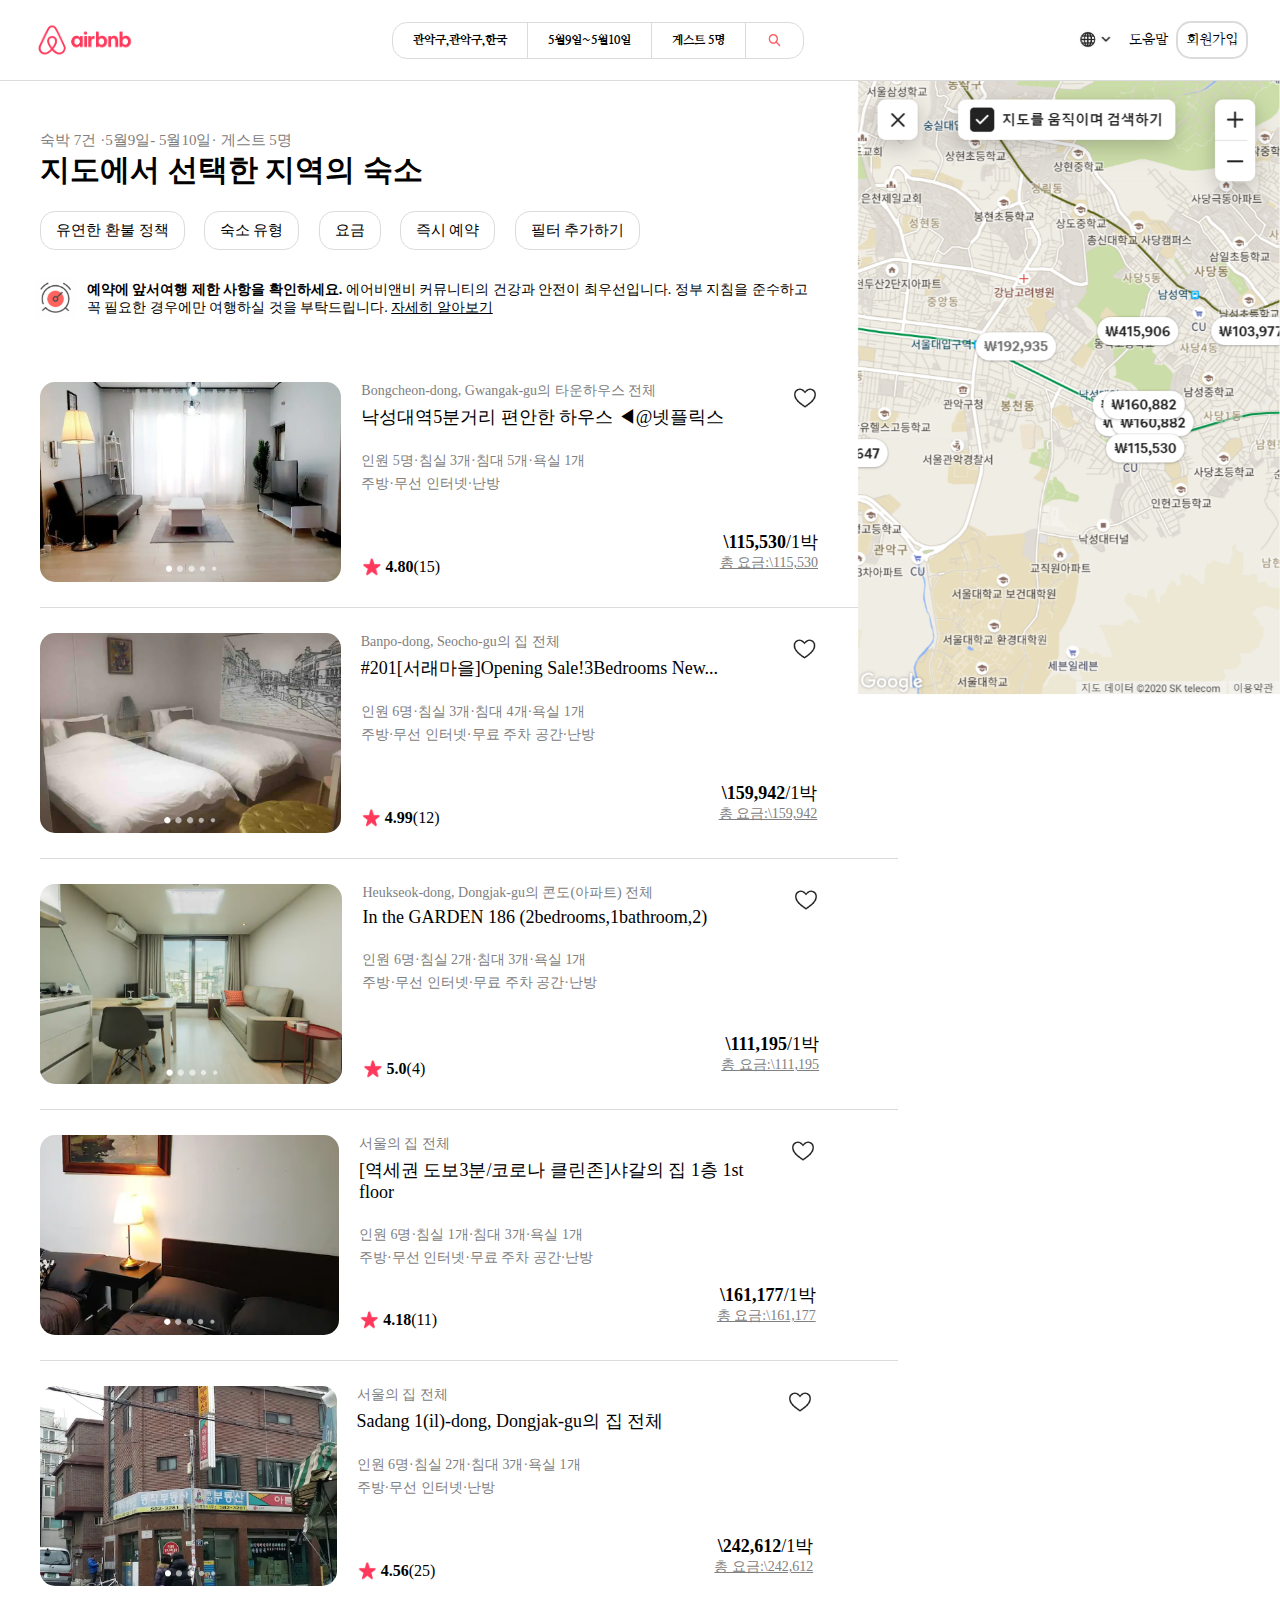
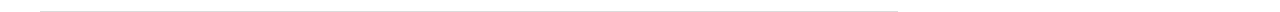
<file: dorm_1.html>
<!DOCTYPE html>
<html>
    <head>
        <meta charset="utf-8">
        <title>검색결과</title>
            <link rel="stylesheet" type="text/css" href="dorm_1.css"/>
            <link href="https://fonts.googleapis.com/css2?family=Nanum+Gothic+Coding:wght@700&family=Nanum+Myeongjo&display=swap" rel="stylesheet">
    </head>
    <body>
    <!--header area-->
    <header>
        <div class="head">
            <div class="header_inner">
                <img class="logo" src="./images/header/air_bnb_logo.png">
                <div class="search_box">
                    <div class ="box">
                        <span>관악구,관악구,한국</span>
                    </div>
                    <div class ="box">
                        <span>5월9일~5월10일</span>
                    </div>
                    <div class ="box">
                        <span>게스트 5명</span>
                    </div>
                    
                    <img class="search_image" src="./images/header/search_logo.png">
                    
                </div>
                <div class="more_information">
                    <img class="info_image" src="./images/header/language_logo.jpg">
                    <div class="info">
                        <span>도움말</span>
                    </div>
                    <div class="info make_account">
                        <span>회원가입</span>
                    </div>
                </div>
            </div>
        </div>
    </header>
    
    <section class="main">
        <div class="result">
            <div class="searcher_info">
                <span>숙박 7건</span>
                <span>·5월9일- 5월10일·</span>
                <span>게스트 5명</span>
            </div>
            <div class="result_header">
                <span>지도에서 선택한 지역의 숙소</span>
            </div>
            <div class="filter_list">
                <span class="filter">유연한 환불 정책</span>
                <span class="filter">숙소 유형</span>
                <span class="filter">요금</span>
                <span class="filter">즉시 예약</span>
                <span class="filter">필터 추가하기</span>
            </div>
            <div class="warning">
                <img class="warning_image" src="./images/body/warning.png">
                <span><strong>예약에 앞서여행 제한 사항을 확인하세요.</strong>
                에어비앤비 커뮤니티의 건강과 안전이 최우선입니다. 정부 지침을 준수하고
                꼭 필요한 경우에만 여행하실 것을 부탁드립니다. 
                <span class="underline">자세히 알아보기</span>
                </span>
            </div>
            <div class="search_list">
                <img class="search_image" src="images/body/search_result_1.png">
                <div class="search_info">
                    <div class="search_title">
                        <div class="title_inner">
                            <p class="location">
                                Bongcheon-dong, Gwangak-gu의 타운하우스 전체
                            </p>
                            <p class="house_name">
                                낙성대역5분거리 편안한 하우스 ◀@넷플릭스
                            </p>
                        </div>
                        <img class="heart" src="images/body/heart.png">
                        
                    </div>
                    <div class="house_info">
                        <p>
                            인원 5명·침실 3개·침대 5개·욕실 1개
                        <p>
                        <p>
                            주방·무선 인터넷·난방
                        </p>
                    </div>
                    <div class="grade">
                        <div class="score">
                            <img class="red_star" src="images/body/red_star.png">
                            <span><strong>4.80</strong>(15)</span>
                        </div>
                        <div class="price">
                            <p class="per_day">
                                <strong>\115,530</strong>/1박
                            </p>
                            <p class="underline">
                                총 요금:\115,530
                            </p>
                        </div>
                    </div>
                </div>            
            </div>
            <div class="search_list">
                <img class="search_image" src="images/body/search_result_2.png">
                <div class="search_info">
                    <div class="search_title">
                        <div class="title_inner">
                            <p class="location">
                                Banpo-dong, Seocho-gu의 집 전체
                            </p>
                            <p class="house_name">
                                #201[서래마을]Opening Sale!3Bedrooms New...
                            </p>
                        </div>
                        <img class="heart" src="images/body/heart.png">
                        
                    </div>
                    <div class="house_info">
                        <p>
                            인원 6명·침실 3개·침대 4개·욕실 1개
                        <p>
                        <p>
                            주방·무선 인터넷·무료 주차 공간·난방  
                        </p>
                    </div>
                    <div class="grade">
                        <div class="score">
                            <img class="red_star" src="images/body/red_star.png">
                            <span><strong>4.99</strong>(12)</span>
                        </div>
                        <div class="price">
                            <p class="per_day">
                                <strong>\159,942</strong>/1박
                            </p>
                            <p class="underline">
                                총 요금:\159,942
                            </p>
                        </div>
                    </div>
                </div>   
            </div>

            <div class="search_list">
                <img class="search_image" src="images/body/search_result_3.png">
                <div class="search_info">
                    <div class="search_title">
                        <div class="title_inner">
                            <p class="location">
                                Heukseok-dong, Dongjak-gu의 콘도(아파트) 전체
                            </p>
                            <p class="house_name">
                                In the GARDEN 186 (2bedrooms,1bathroom,2)
                            </p>
                        </div>
                        <img class="heart" src="images/body/heart.png">
                        
                    </div>
                    <div class="house_info">
                        <p>
                            인원 6명·침실 2개·침대 3개·욕실 1개
                        <p>
                        <p>
                            주방·무선 인터넷·무료 주차 공간·난방  
                        </p>
                    </div>
                    <div class="grade">
                        <div class="score">
                            <img class="red_star" src="images/body/red_star.png">
                            <span><strong>5.0</strong>(4)</span>
                        </div>
                        <div class="price">
                            <p class="per_day">
                                <strong>\111,195</strong>/1박
                            </p>
                            <p class="underline">
                                총 요금:\111,195
                            </p>
                        </div>
                    </div>
                </div>    
            </div>

            <div class="search_list">
                <img class="search_image" src="images/body/search_result_4.png">
                <div class="search_info">
                    <div class="search_title">
                        <div class="title_inner">
                            <p class="location">
                                서울의 집 전체
                            </p>
                            <p class="house_name">
                                [역세권 도보3분/코로나 클린존]샤갈의 집 1층 1st floor
                            </p>
                        </div>
                        <img class="heart" src="images/body/heart.png">
                        
                    </div>
                    <div class="house_info">
                        <p>
                            인원 6명·침실 1개·침대 3개·욕실 1개
                        <p>
                        <p>
                            주방·무선 인터넷·무료 주차 공간·난방  
                        </p>
                    </div>
                    <div class="grade">
                        <div class="score">
                            <img class="red_star" src="images/body/red_star.png">
                            <span><strong>4.18</strong>(11)</span>
                        </div>
                        <div class="price">
                            <p class="per_day">
                                <strong>\161,177</strong>/1박
                            </p>
                            <p class="underline">
                                총 요금:\161,177
                            </p>
                        </div>
                    </div>
                </div>    
            </div>

            <div class="search_list">
                <img class="search_image" src="images/body/search_result_5.png">
                <div class="search_info">
                    <div class="search_title">
                        <div class="title_inner">
                            <p class="location">
                                서울의 집 전체
                            </p>
                            <p class="house_name">
                                Sadang 1(il)-dong, Dongjak-gu의 집 전체
                            </p>
                        </div>
                        <img class="heart" src="images/body/heart.png">
                        
                    </div>
                    <div class="house_info">
                        <p>
                            인원 6명·침실 2개·침대 3개·욕실 1개
                        <p>
                        <p>
                            주방·무선 인터넷·난방  
                        </p>
                    </div>
                    <div class="grade">
                        <div class="score">
                            <img class="red_star" src="images/body/red_star.png">
                            <span><strong>4.56</strong>(25)</span>
                        </div>
                        <div class="price">
                            <p class="per_day">
                                <strong>\242,612</strong>/1박
                            </p>
                            <p class="underline">
                                총 요금:\242,612
                            </p>
                        </div>
                    </div>
                </div>    
            </div>




        </div>
        <div class="map">
            <img class="map_image" src="./images/body/body_large_map.png">
        </div>
    </section>


    </body>

</html>
</file>
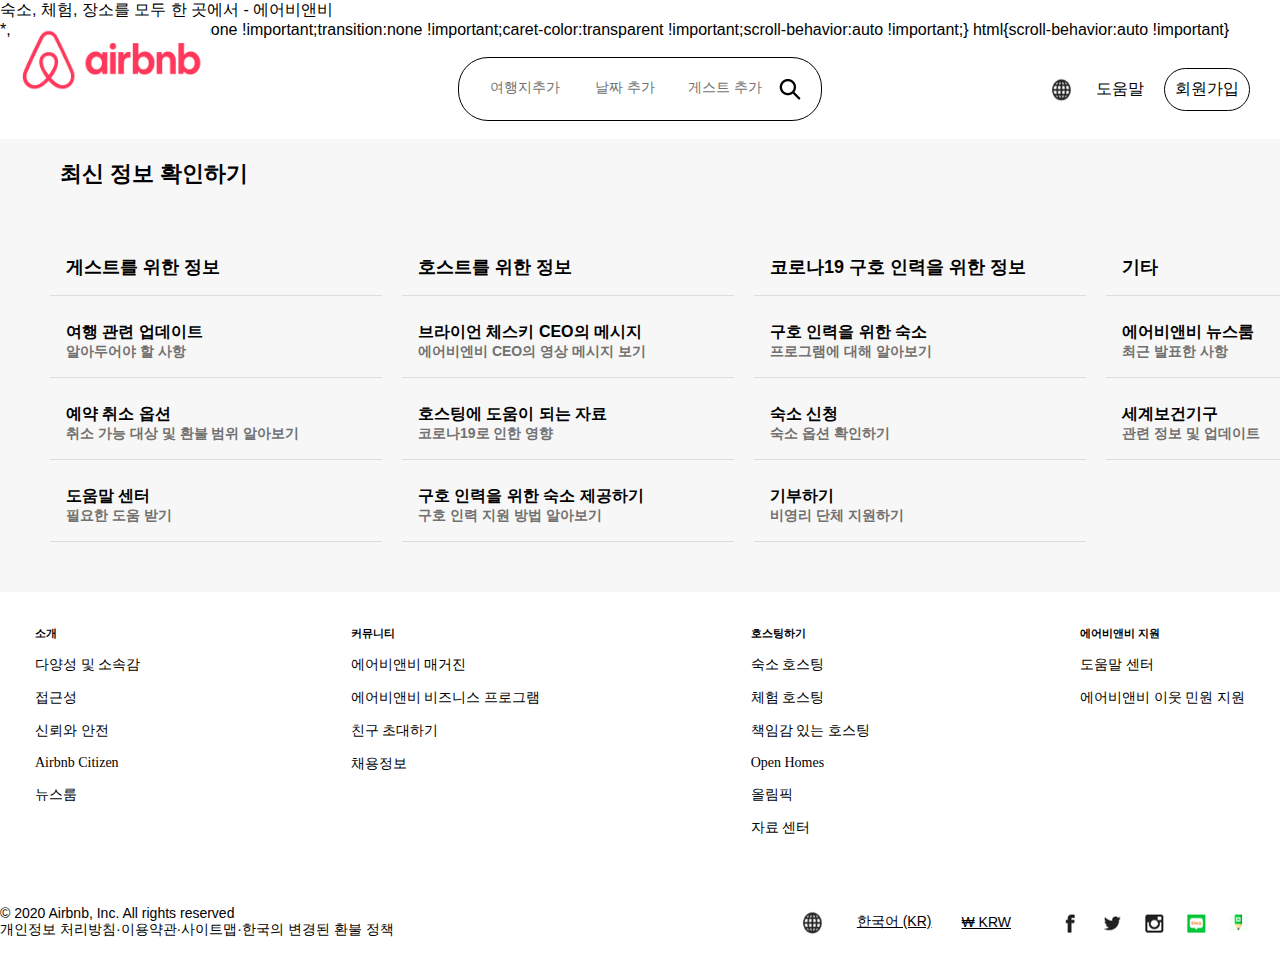
<file: main3.html>
<!DOCTYPE html>
<html>
  <head>
    <link rel="stylesheet" type="text/css" href="main3.css"/>
    <title> 숙소, 체험, 장소를 모두 한 곳에서 - 에어비앤비 </title>
  </head>

  <body>
    <div class = "header">
      <a href="https://www.airbnb.co.kr/">
        <img class="logo_img" src="images/airbnb.png"/>
      </a>
      <div class="search_box_container">
        <div class="search_box">여행지추가</div>
        <div class="search_box">날짜 추가</div>
        <div class="search_box">게스트 추가</div>
        <img class="search_img" src="images/search.png"/>
      </div>
      <div class="button_container">
        <div class="button">
          <img class="earth_img" src="images/earth.png"/>
        </div>
        <div class="button"> 도움말 </div>
        <div class="button">
          <div class="sign_up">회원가입</div>
        </div>
      </div>
    </div>

    <div class = "body0"> 
      <h1> 최신 정보 확인하기 </h1>
    </div>

    <div class = "body1">
      <div class = "info">
        <div class = "info_box">
          <h2> 게스트를 위한 정보 </h2>
        </div>
        <div class = "info_box">
          <h3> 여행 관련 업데이트 </h3>
          <h4> 알아두어야 할 사항 </h4>
        </div>
        <div class = "info_box">
          <h3> 예약 취소 옵션 </h3>
          <h4> 취소 가능 대상 및 환불 범위 알아보기 </h4>
        </div>
        <div class = "info_box">
          <h3> 도움말 센터 </h3>
          <h4> 필요한 도움 받기 </h4>
        </div>
      </div>
      <div class = "info">
        <div class = "info_box">
          <h2> 호스트를 위한 정보 </h2>
        </div>
        <div class = "info_box">
          <h3> 브라이언 체스키 CEO의 메시지 </h3>
          <h4> 에어비엔비 CEO의 영상 메시지 보기 </h4>
        </div>
        <div class = "info_box">
          <h3> 호스팅에 도움이 되는 자료 </h3>
          <h4> 코로나19로 인한 영향 </h4>
        </div>
        <div class = "info_box">
          <h3> 구호 인력을 위한 숙소 제공하기 </h3>
          <h4> 구호 인력 지원 방법 알아보기 </h4>
        </div>  
      </div>
      <div class = "info">
        <div class = "info_box">
          <h2> 코로나19 구호 인력을 위한 정보 </h2>
        </div>
        <div class = "info_box">
          <h3> 구호 인력을 위한 숙소 </h3>
          <h4> 프로그램에 대해 알아보기 </h4>
        </div>
        <div class = "info_box">
          <h3> 숙소 신청 </h3>
          <h4> 숙소 옵션 확인하기 </h4>
        </div>
        <div class = "info_box">
          <h3> 기부하기 </h3>
          <h4> 비영리 단체 지원하기 </h4>
        </div>
      </div>
      <div class = "info">
        <div class = "info_box">
          <h2> 기타 </h2>
        </div>
        <div class = "info_box">
          <h3> 에어비앤비 뉴스룸 </h3>
          <h4> 최근 발표한 사항 </h4>
        </div>
        <div class = "info_box">
          <h3> 세계보건기구 </h3>
          <h4> 관련 정보 및 업데이트 </h4>
        </div>
      </div>
    </div>

    <div class = "body2">
      <div class = "link">
        <h6> 소개 </h6>
        <h5> 다양성 및 소속감 </h5>
        <h5> 접근성 </h5>
        <h5> 신뢰와 안전 </h5>
        <h5> Airbnb Citizen </h5>
        <h5> 뉴스룸 </h5>
      </div>
      <div class = "link">
        <h6> 커뮤니티 </h6>
        <h5> 에어비앤비 매거진 </h5>
        <h5> 에어비앤비 비즈니스 프로그램 </h5>
        <h5> 친구 초대하기 </h5>
        <h5> 채용정보 </h5>
      </div>
      <div class = "link">
        <h6> 호스팅하기 </h6>
        <h5> 숙소 호스팅 </h5>
        <h5> 체험 호스팅 </h5>
        <h5> 책임감 있는 호스팅 </h5>
        <h5> Open Homes </h5>
        <h5> 올림픽 </h5>
        <h5> 자료 센터</h5>
      </div>
      <div class = "link">
        <h6> 에어비앤비 지원 </h6>
        <h5> 도움말 센터 </h5>
        <h5> 에어비앤비 이웃 민원 지원 </h5>
      </div>
    </div>

    <div class = "footer">
      <div class = "footer_left"> © 2020 Airbnb, Inc. All rights reserved <br> 개인정보 처리방침·이용약관·사이트맵·한국의 변경된 환불 정책 </div>
      <div class="footer_right_container">
      <div class = "footer_right">
        <img class="earth_img" src="images/earth.png" />
      </div>
      <div class="footer_right"> 한국어 (KR) </div>
      <div class= "footer_right"> ₩ KRW </div>
      <div class = "footer_right">
        <img class="footer_image" src="footers.png" />
      </div>
    </div>
  </body>
</html>
</file>
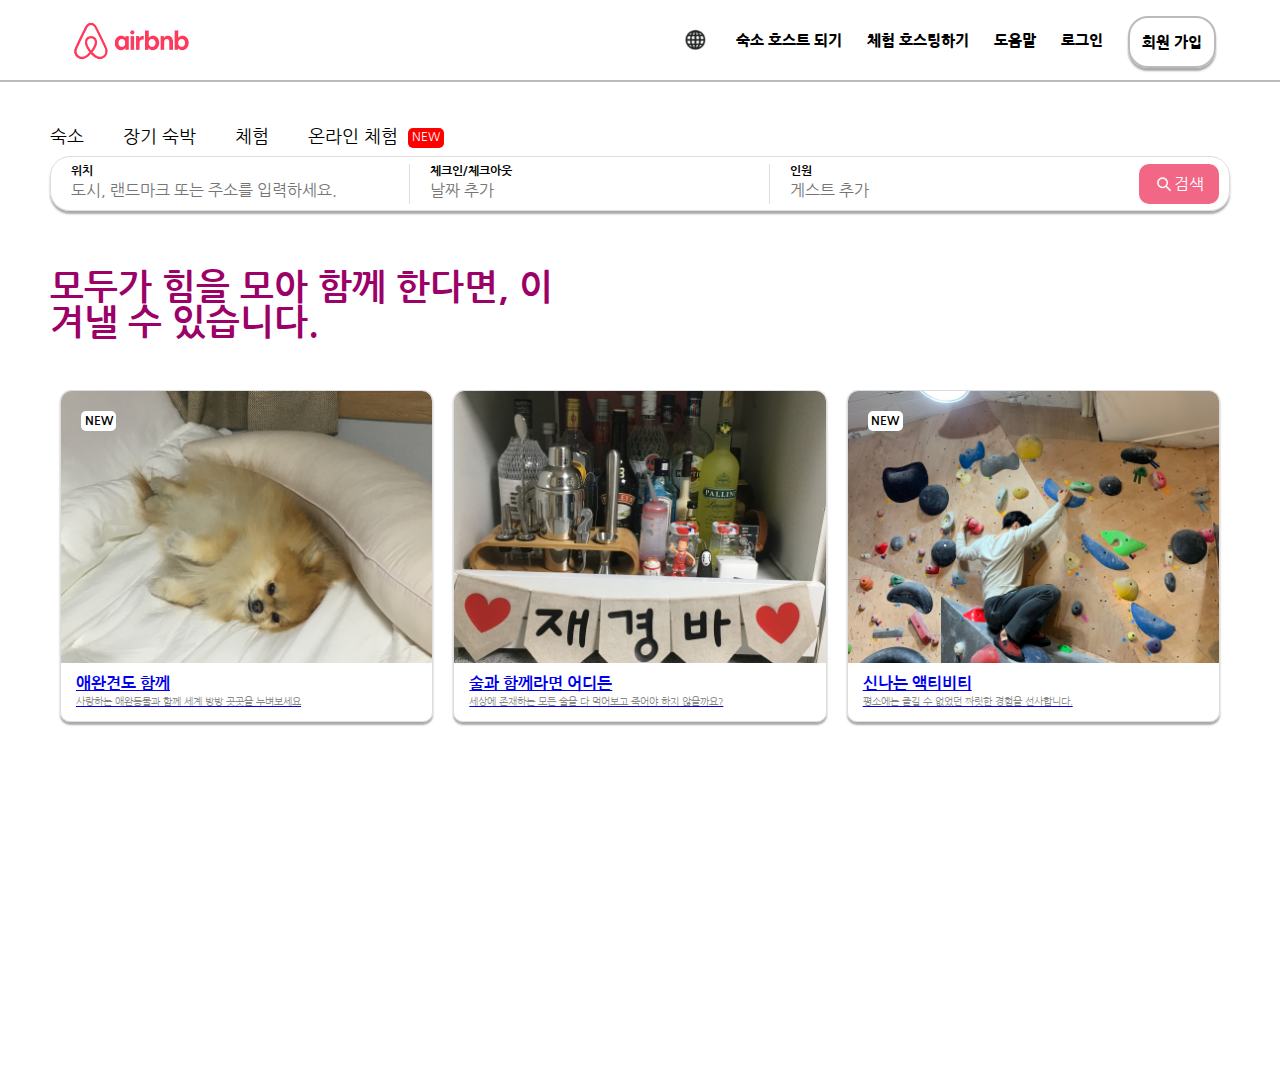
<file: main_1.html>
<!DOCTYPE html>
<html>
  <head>
    <link rel="stylesheet" type="text/css" href="main_1_design.css"/>
    <link href="https://fonts.googleapis.com/css?family=Nanum+Gothic&display=swap" rel="stylesheet"/>
    <title>메인뷰_1</title>
  </head>
  <body>
    <div class="header">
      <div class="header_inner">
        <div class="bnb_logo">
          <a href="https://www.airbnb.co.kr/">
            <img class="bnb_logo_img" src="images/airbnb.png"/>
        </div>
        <div class="button">
          <div class="icon">
            <a>
              <img class="earth_icon" src="images/earth.png"/>
            </a>
          </div>
          <div class="icon">
            <a>
              <p>숙소 호스트 되기</p>
            </a>
          </div>
          <div class="icon">
            <a>
              <p>체험 호스팅하기</p>
            </a>
          </div>
          <div class="icon">
            <a>
              <p>도움말</p>
            </a>
          </div>
          <div class="icon">
            <a>
              <p>로그인</p>
            </a>
          </div>
          <div id="sign_in" class="icon">
            <a>
              <p>회원 가입</p>
            </a>
          </div>
        </div>
      </div>
    </div>
    <div class="main_part">
      <div class="searching">
        <div class="searching_inner">
          <div class="searching_head">
            <div class="searching_head_icon">
              <a>
                <p>숙소</p>
              </a>
            </div>
            <div class="searching_head_icon">
              <a>
                <p>장기 숙박</p>
              </a>
            </div>
            <div class="searching_head_icon">
              <a>
                <p>체험</p>
              </a>
            </div>
            <div class="searching_head_icon">
              <a id="new">
                <div  class="new">
                  <p>온라인 체험</p>
                </div>
                <div class="new new_box">
                  <p class="new_text">NEW</p>
                </div>
              </a>
            </div>
          </div>
          <div class="searching_box">
            <div class="searching_box_inner">
              <div class="location">
                <p>위치</p>
              </div>
              <div class="location_input">
                <input class="input_box" type="text" placeholder="도시, 랜드마크 또는 주소를 입력하세요.">
              </div>
              <div class="checkin">
                <p>체크인/체크아웃</p>
              </div>
              <div class="checkin_input">
                <input class="input_box" type="text" placeholder="날짜 추가">
              </div>
              <div class="peoplenum">
                <p>인원</p>
              </div>
              <div class="peoplenum_input">
                <input class="input_box" type="text" placeholder="게스트 추가">
              </div>
              <div class="search_button">
                <a class="search_button_a"> 
                  <img class="search_img" src="images/search.png">
                  <p class="search_text">검색</p>
                </a>
              </div>
            </div>
          </div>
        </div>
      </div>
      <div class="main">
        <div class="main_title">
          <h1>모두가 힘을 모아 함께 한다면, 이겨낼 수 있습니다.</h1>
        </div>
        <div class="main_feed">
          <a href="main_2.html">
            <div class="feed">
              <div class="feed_new_box">
                <p class="feed_new">NEW</p>
              </div>
                <img class="feed_img" src="images/dog.png">
                <h2 class="feed_name">애완견도 함께</h2>
                <p class="feed_explane">사랑하는 애완동물과 함께 세계 방방 곳곳을 누벼보세요</p>
            </div>
          </a>
          <a href="main3.html">
            <div class="feed">
              <img class="feed_img" src="images/bar.png">
              <h2 class="feed_name">술과 함께라면 어디든</h2>
              <p class="feed_explane">세상에 존재하는 모든 술을 다 먹어보고 죽어야 하지 않을까요?</p>
           </div>
          </a>
          <a href="dorm_1.html">
            <div class="feed">
              <div class="feed_new_box">
                <p class="feed_new">NEW</p>
              </div>
              <img class="feed_img" src="images/climbing.png">
              <h2 class="feed_name">신나는 액티비티</h2>
              <p class="feed_explane">평소에는 즐길 수 없었던 짜릿한 경험을 선사합니다.</p>
            </div>
          </a>
        </div>
      </div>
    </div>
  </body>
</html>
</file>
<file: dorm_1.css>
/* header */
.head {
    position: fixed;
    height:80px;
    top: 0;
    left:0;
    width:100%;
    border-bottom: 1px solid rgba(var(--b6a,219,219,219),1);
    z-index: 1;
    background-color: white;
}

.header_inner {
    height:80px;
    display: flex;
    justify-content: space-between;
    align-items:center; 
    margin: auto;
    width:95%;
    
}

/* left logo */
.logo {
    height:40px;
    width:auto;
   
}

/* middle box */
.search_box {
    display: flex;
    justify-content: space-evenly;
    border: 1px solid rgba(var(--b6a,219,219,219),1);
    border-radius:15px;
    height:35px;
}
.search_box .search_image {
    height:50%;
    width:auto;
    margin:auto;
    padding-left:20px;
    padding-right:20px;
}

.search_box .box {
    display:flex;
    align-items: center;   
    border-right: 1px solid rgba(var(--b6a,219,219,219),1);
    font-size:12px;
    font-weight:800;
    font-family: 'Nanum Myeongjo', serif;
    padding-left:20px;
    padding-right:20px;
}


/* right box */
.more_information {
    display: flex;
    justify-content:space-between;
    align-items:center;
    height:35px;
    
}

.more_information .make_account {
    border: 2px solid rgba(var(--b6a,219,219,219),1);
    border-radius:15px;
    
}

.more_information .info {
    padding:8px;
    font-family: 'Nanum Myeongjo', serif;
    font-size:14px;
    font-weight:400;
}

.more_information .info_image {
    height:200%;
    width:auto;
    padding-bottom:6px;


}

/* main section */

.main {
    position:absolute;
    top:80px;
    left:0;
    width:100%;
    display:flex;
    justify-content:flex-start;
    
    
}

.result {
    width:67%;
    padding-left:40px;
    display:flex;
    justify-content:flex-start;
    flex-direction:column;
  
}

.map {
    position:fixed;
    top:80px;
    right:0;
    width:33%;
    height:auto;
    
}


/* result section */

/* result header */
.searcher_info {
    height:70px;
    display:flex;
    flex-direction:row;
    align-items:flex-end;
    font-size:15px;
    
}
.searcher_info span {
    padding-right:4px;
    color:grey;
}

.result_header {
    font-size:30px;
    font-weight:1000;
}

.filter_list{
    display:flex;
    justify-content:space-between;
    padding-top:20px;
    padding-bottom:20px;
    width:70%;
}

.filter_list .filter {
    padding: 9px 15px 9px 15px;
    border: 1px solid rgba(var(--b6a,219,219,219),1);
    border-radius:15px;
    font-size:15px;
}

.warning {
    width:90%;
    height:auto;
    display:flex;
    justify-content:flex-start;
    align-items:center;
    font-size: 14px;
    margin-bottom:29px;
}

.warning .warning_image {
    
    width:8%;
    height:auto;
    margin-left:-15px;
}

.underline {
    text-decoration:underline;
}

.map_image {
    width:100%;
    height:auto;
}

/* search list area */
.search_list {
    width:100%;
    height:200px;
    display:flex;
    flex-direction:row;
    justify-content:flex-start;
    align-items:center;
    padding-bottom:25px;
    padding-top:25px;
    border-bottom: 1px solid rgba(var(--b6a,219,219,219),1);
}

.search_list .search_image {
    height:100%;
    width:auto;
    margin:0;
    padding:0;
    border-radius:15px;
}

.search_list .search_info {
    width:55%;
    height:100%;
    padding-left:20px;
    display:flex;
    flex-direction:column;
    justify-content:flex-start;
    
}


.search_info .search_title {
    display:flex;
    flex-direction:row;
    justify-content:space-between;
}

.search_title .location {
    font-size:14px;
    color:grey;
    margin:0;
}
.search_title .house_name {
    font-size:18px;
    margin:0;
    padding-top:5px;
}   

.search_title .heart {
    height:50px;
    width:auto;
    margin-top:-10px;
}

.search_info .house_info {
    width:100%;
    font-size:14px;
    color:grey;
    margin-top:18px;
}

.house_info p {
    margin:0px;
    margin-top:5px;
}

.search_info .grade {
    width:100%;
    height:100%;
    display:flex;
    flex-direction:row;
    justify-content:space-between;
    align-items:flex-end;

}

.grade .score {
    height:30px;
    margin-left:-5px;
    display:flex;
    flex-direction:row;
    align-items:center;
}

.score .red_star {
    height:100%;
    width:auto;
    
    padding-top:2px;
}

.grade .price {
    width:100%;
    height:100%;
    display:flex;
    flex-direction:column;
    justify-content: flex-end;
    align-items:flex-end;
    padding-bottom:10px;
}
.price p {
    margin:0;
    padding-right: 15px;   
}

.price .per_day {
    font-size:18px;
}

.price .underline {
    font-size:14px;
    color: grey;
}
</file>
<file: main3.css>
*{
    font-family: 'Nanum Gothic', sans-serif;
    margin: 0;
    padding: 0;
    display: block;
}

.header {
    display: flex;
    justify-content: center;
    align-items: center;
    width: 100%;
    height: 100px;
    grid-template-columns: 2fr 5fr 4fr;
}

.logo_img {
    position: absolute;
    left: 10px;
    top: 20px;
    width: 200px;
    height: 80px;
}

.search_box_container {
    display: flex;
    position: absolute;
    justify-content: space-between;
    align-items: center;
    border-radius: 30px;
    border: 1px solid black;
    padding: 16px;
}

.search_box {
    height: 20px;
    font-size: 14px;
    font-weight: 300;
    text-align: center;
    color: rgb(113, 113, 113);
    width: 100px;
    height: 20px;
}

.search_img {
    width: 30px;
    height: 30px;
    text-align: center;
}

.button_container {
    display: flex;
    position: absolute;
    right: 20px;
    justify-content: space-between;
    align-items: center;
}

.button{
    padding: 10px;
}

.sign_up {
    border: 1px solid black;
    border-radius: 30px;
    padding: 10px;
}

.earth_img {
    width: 30px;
    height: 30px;
}

.body0{
    width:100%;
    display: flex;
    background-color: #F7F7F7;
    text-align: left;
    margin: 0;
    padding: 20px 20px 0px 20px;
}

h1 {
    font-size: 22px;
    margin: 0px 0px 0px 40px;
}

.body1 {
    display: flex;
    background-color: #F7F7F7;
    text-align: left;
    border: 5px;
    margin: 0;
    padding: 40px;
    grid-template-columns: 1fr 1fr 1fr 1fr;
    justify-content: space-between;
}

.info_box {
    width: 300px;
    padding: 16px;
    border-top: 1px;
    border-bottom: 1px rgb(221,221,221) solid;
    margin: 10px;
}

h2 {
    font-size: 18px
}

h3{
    font-size: 16px;
    font-weight: bold;
}

h4{
    font-size: 14px;
    color: #717171;
}

.body2 {
    width: 100%;
    /*grid-template-columns: 1fr 1fr 1fr 1fr;*/
    text-align: left;
    display: flex;
    margin: 0;
    justify-content: space-between;
}

.link {
    margin: 20px;
}

h5{
  font: 14px black bold;
  margin: 15px;
}

h6{
  font: 12px, black;
  margin: 15px;
}

.footer{
    font-size: 14px;
    display: flex;
    justify-content: space-between;
    align-items: center;
    width: 100%;
    height: 100px;
    bottom: 10px;
    border-top: 1px gray;
}

.footer_left{
    left: 10px;
}

.footer_right_container{
    right: 30px;
    display: flex;
    flex-direction: row;
    align-items: center;
}

.footer_right{
    text-decoration: underline;
    margin: 15px;
}
</file>
<file: main_1_design.css>
* {
  font-family: 'Nanum Gothic', sans-serif;
  margin: 0;
  padding: 0;
}

.header {
  position: fixed;
  height: 80px;
  width: 100%;
  z-index: 1;
  top: 0;
  background-color: #ffffff;
  border-bottom: solid 2px #BBB;
}
.header_inner {
  height: 48px;
  display: flex;
  padding: 16px;
  margin: auto;
  width: 100%;
}
.bnb_logo {
  margin-left: 50px;
  height: 50px;
  width: 200px;
  flex: 1 9999 0%;
}
.bnb_logo_img {
  height: 100%;
  width: auto;
}
.button {
  height: 100%;
  display: flex;
  flex-direction: row;
  justify-content: flex-end;
  align-items: center;
  margin-top: auto;
  margin-right: 50px;
}
.icon {
  height: 100%;
  width: auto;
  font-size: 15px;
  font-weight: 1000;
  margin: auto;
  display: flex;
  justify-content: center;
  align-items: center;
  margin-left: 25px;
}
.earth_icon {
  margin-top: auto;
  margin-bottom: auto;
  height: 28px;
  width: auto;
}
#sign_in {
  border: solid 2px #bbbbbb;
  border-radius: 20px;
  padding-left: 12px;
  padding-right: 12px;
  margin-right:30px;
  box-shadow: 0px 3px 2px #aaaaaa;
}


.main_part {
  position: relative;
  top: 100px;
}

.searching {
  position: relative;
  height: 120px;
  width: 100%;
  display: flex;
}
.searching_inner {
  padding: 16px 50px;
  height: 88px;
  width: 100%;
  flex-direction: column;
}
.searching_head {
  height: 40%;
  padding-top: 5px;
  display: flex;
  align-items: center;
}

.searching_head_icon {
  font-size: 18px;
  height: 70%;
  margin-right: 39px;
  width: auto;
  justify-content: flex-end;
}
#new{
  width: 300px;
  display: flex;
  flex-direction: row;
  align-items: center;
}
.new {
  width: 100px;
}
.new_text {
  color: white;
  font-size: 12px;
}
.new_box {
  height: 20px;
  width: 36px;
  background-color: red;
  border-radius: 5px;
  display: flex;
  align-items: center;
  justify-content: center;
}

.searching_box {
  height: 60%;
  display: flex;
  align-items: center;
  justify-content: center;
  border: 1px solid #dddddd;
  border-radius: 20px;
  box-shadow: 0px 3px 2px #aaaaaa;
}
.searching_box_inner {
  padding-top: 5px;
  padding-bottom: 5px;
  flex-direction: row;
  height: auto;
  width: 100%;
  display: grid;
  grid-template: 1fr 2fr/1fr 1fr 1fr 100px;
}
.location {
  grid-area: 1/1/span 1/span 1;
  display: flex;
  align-items: flex-end;
  padding-left: 20px;
  font-size: 12px;
  font-weight: bold;
  border-right: 1px solid #dddddd;
}
.location_input {
  grid-area: 2/1/span 1/span 1;
  display: flex;
  align-items: center;
  padding-left: 20px;
  border-right: 1px solid #dddddd;
}
.input_box {
  width: 100%;
  font-size: 16px;
  border: none;
}
.checkin {
  grid-area: 1/2/span 1/ span 1;
  font-size: 12px;
  font-weight: bold;
  display: flex;
  align-items: flex-end;
  padding-left: 20px;
  border-right: 1px solid #dddddd;
}
.checkin_input {
  grid-area: 2/2/span 1/span 1;
  padding-left: 20px;
  display: flex;
  align-items: center;
  border-right: 1px solid #dddddd;
}
.peoplenum {
  grid-area: 1/3/span 1/span 1;
  font-size: 12px;
  font-weight: bold;
  display: flex;
  align-items: flex-end;
  padding-left: 20px;
}
.peoplenum_input {
  grid-area: 2/3/span 1/span 1;
  padding-left: 20px;
  display: flex;
  align-items: center;
}

.search_button {
  grid-area: 1/4/span 2/ span 1;
  display: flex;
  align-items: center;
  justify-content: center;
}
.search_button_a {
  display: flex;
  align-items: center;
  justify-content: center;
  background-color: rgb(241, 103, 133);
  border-radius: 10px;
  height: 40px;
  width: 80px;
}
.search_img {
  height: 20px;
  width: auto;
  filter: invert(100%);
}
.search_text {
  color: white;
  font-size: 16px;
}



.main {
  margin-top: 50px;
  width: 100%;
  height: 800px;
}
.main_title {
  padding-left: 50px;
  width: 40%;
  font-size: 18px;
  color: rgb(155, 1, 103);
}
.main_feed {
  padding-left: 50px;
  padding-right: 50px;
  margin-top: 40px;
  height: auto;
  width: auto;
  display: grid;
  grid-template-columns: repeat(3, 1fr);
}
.feed {
  position: relative;
  margin-top: 10px;
  margin-left: 10px;
  margin-right: 10px;
  height: auto;
  display: flex;
  flex-direction: column;
  align-items: flex-start;
  border-radius: 10px;
  border: 1px solid #DDD;
  box-shadow: 0px 3px 2px #aaaaaa;
}
.feed_img {
  width: 100%;
  height: auto;
  border-top-left-radius: 10px;
  border-top-right-radius: 10px;
}
.feed_name {
  height: 28px;
  font-size: 16px;
  font-weight: bold;
  margin-left: 15px;
  display: flex;
  align-items: flex-end;
}

.feed_explane {
  height: 20px;
  font-size: 10px;
  margin-left: 15px;
  display: flex;
  align-items: center;
  margin-bottom: 10px;
  color: #888888
}
.feed_new_box {
  z-index: 3;
  position: absolute;
  top: 20px;
  left: 20px;
  background-color: white;
  border-radius: 5px;
  height: 20px;
  width: 35px;
  display: flex;
  align-items: center;
  justify-content: center;
}
.feed_new {
  color: black;
  font-size: 12px;
  font-weight: bold;
}
</file>
